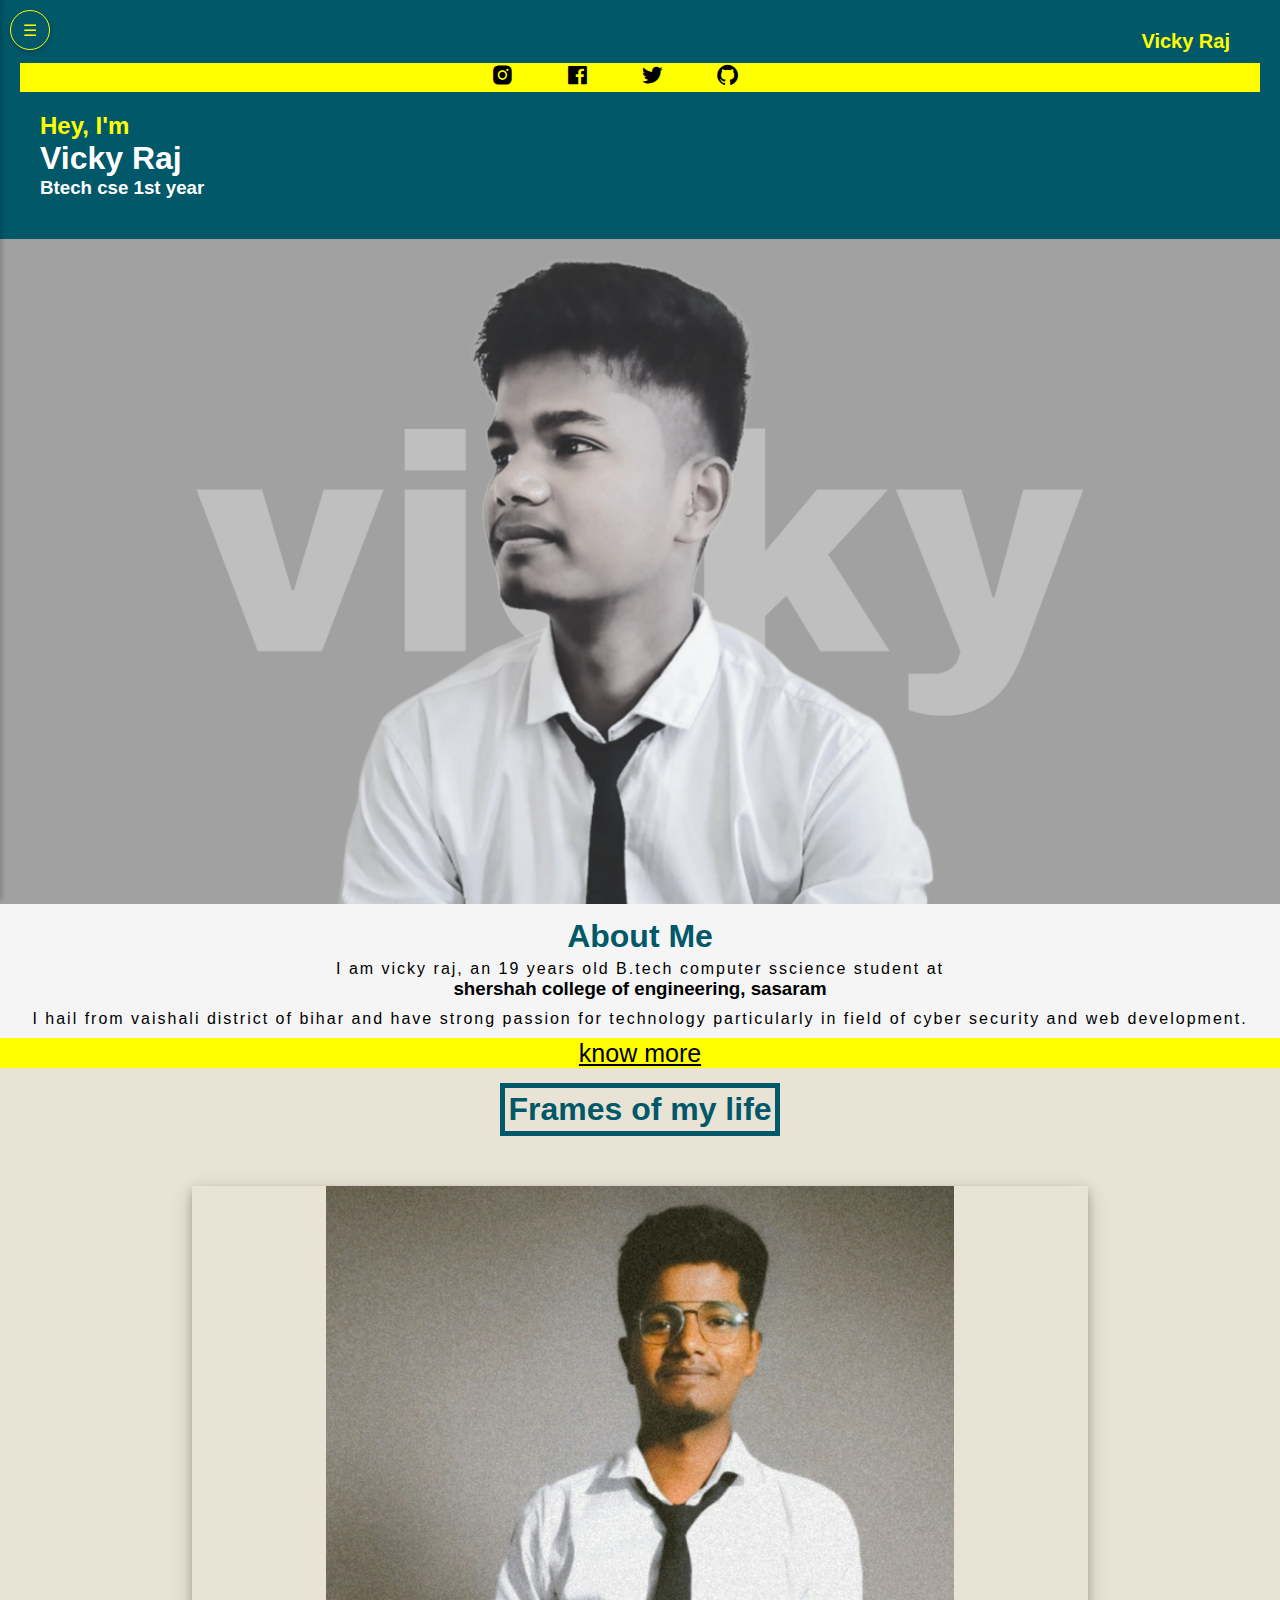
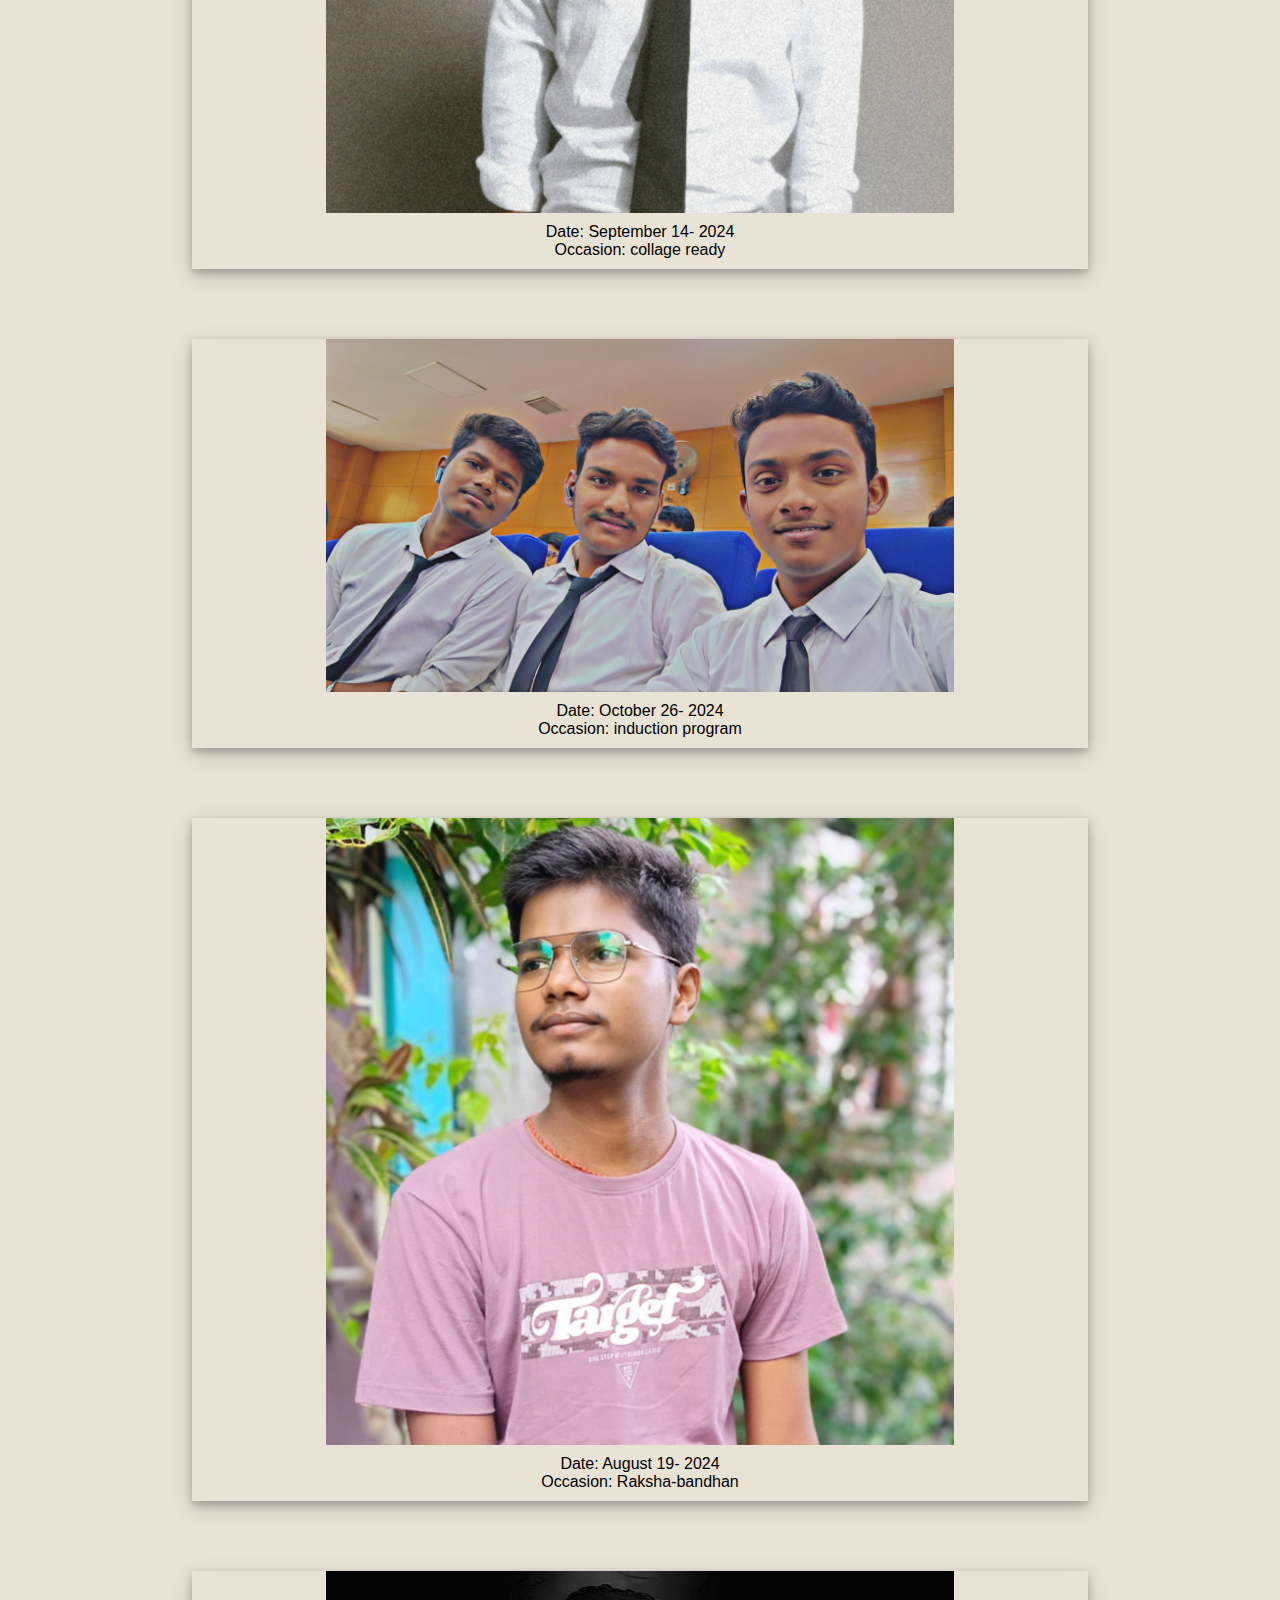
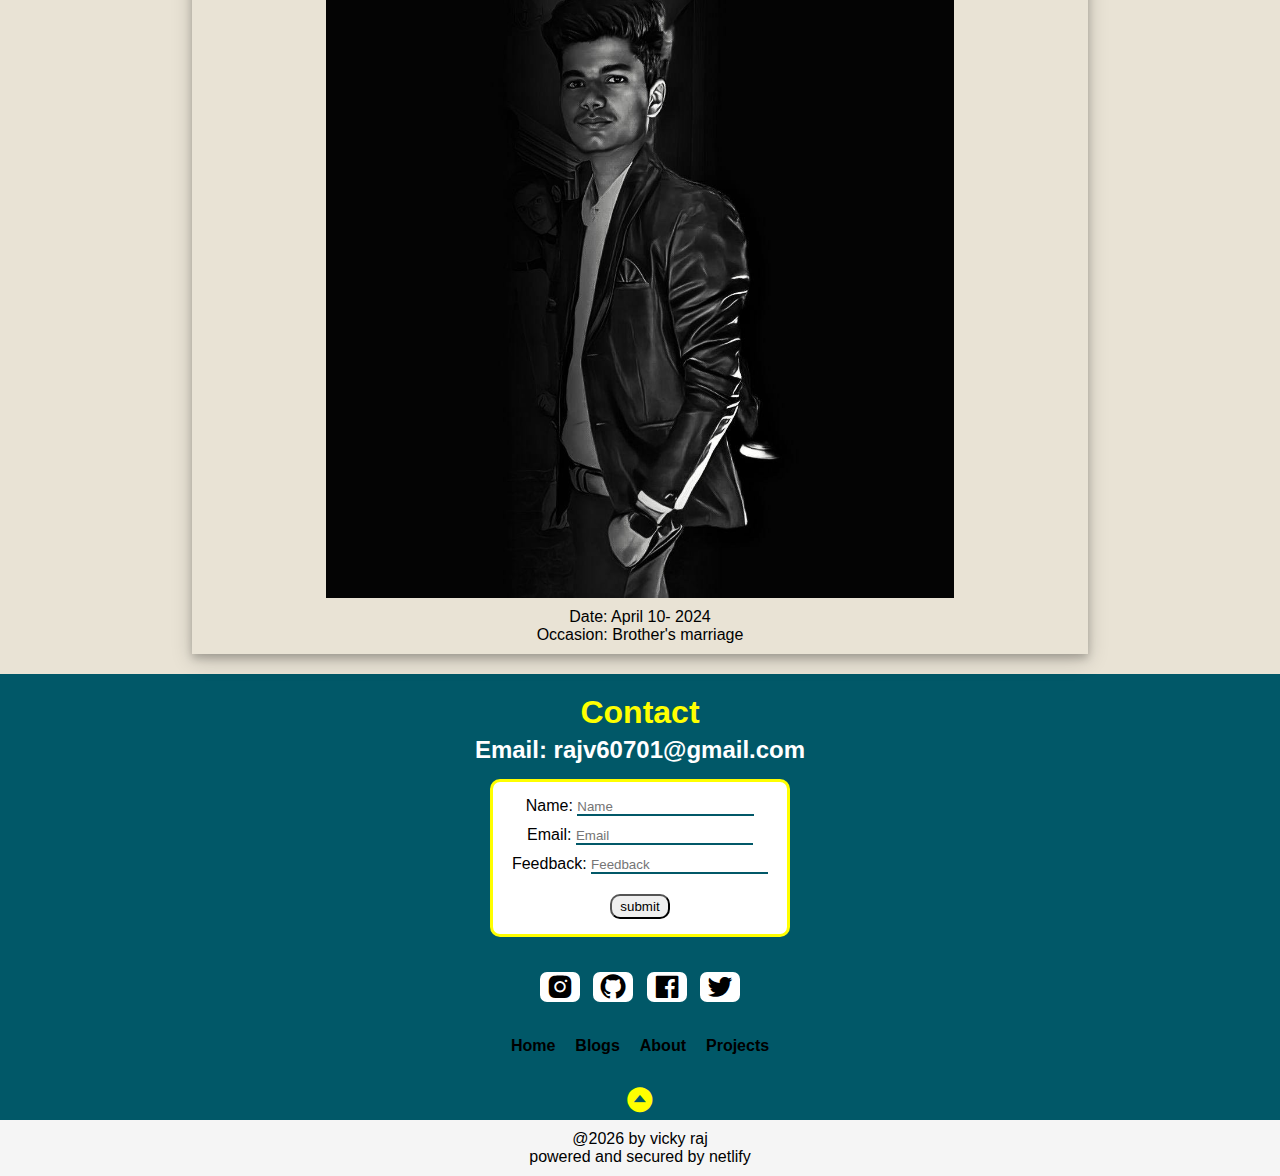
<file: index.html>
<!DOCTYPE html>
<html lang="en">
<head>
  <meta charset="UTF-8">
  <meta name="viewport" content="width=device-width, initial-scale=1.0">
  <title>Dashboard</title>
  <link rel="stylesheet" href="style.css">
  <link href='https://unpkg.com/boxicons@2.1.4/css/boxicons.min.css' rel='stylesheet'>
  <style>
    /* General styles */
    body {
      margin: 0;
      font-family: Arial, sans-serif;
      background-color: #f5f5f5;
    }

    /* Dashboard toggle checkbox (hidden) */
    #dashboard-toggle {
      display: none;
    }

    /* Dashboard toggle button */
    .dashboard-icon {
      position: fixed;
      top: 10px;
      left: 10px;
      width: 40px;
      height: 40px;
      background-color:  #015868;
      color: yellow;
      border-radius: 50%;
      display: flex;
      justify-content: center;
      align-items: center;
      cursor: pointer;
      z-index: 1000;
      box-shadow: 0 2px 5px rgba(0, 0, 0, 0.2);
      border: .5px solid yellow;
    }

    /* Dashboard panel */
    .dashboard {
      position: fixed;
      top: 0;
      left: -250px; /* Initially hidden */
      width: 250px;
      height: 100%;
      backdrop-filter: blur(5px);
      background-color: white .3;
      

      
      box-shadow: 2px 0 5px rgba(0, 0, 0, 0.2);
      overflow-y: auto;
      transition: left 0.3s ease;
      z-index: 999;
    }

    /* Show the dashboard when checkbox is checked */
    #dashboard-toggle:checked ~ .dashboard {
      left: 0; /* Slide into view */
    }

    /* Dashboard header */
    .dashboard-header {
      padding: 15px;
      background-color: #015868;
      color: white;
      text-align: center;
      font-size: 18px;
      font-weight: bold;
      position: relative;
    }

    /* Close button */
    .close-btn {
      position: absolute;
      top: 10px;
      right: 10px;
      width: 25px;
      height: 25px;
      background-color: white;
      color: #007bff;
      border-radius: 50%;
      display: flex;
      justify-content: center;
      align-items: center;
      cursor: pointer;
      font-weight: bold;
    }

    /* Hide dashboard when close button is clicked */
    #dashboard-toggle:checked ~ .dashboard .close-btn {
      display: none;
    }

    /* Dashboard content */
    .dashboard-content {
      padding-top: 20px;
      
    
      
    }

    .dashboard-content a {
      display: block;
      margin: 10px 0;
      text-decoration: none;
      color:black;
      font-weight: 600;
      width: 100%;
      height: 30px;
      font-size: 20px;
      
     
      display: flex;
      align-items: center;
      border-bottom: 2px solid black;

    }

    /* Content of the page */
    
  </style>
</head>
<body>

  <!-- Hidden checkbox for toggling -->
  <input type="checkbox" id="dashboard-toggle">

  <!-- Dashboard Icon -->
  <label for="dashboard-toggle" class="dashboard-icon">☰</label>

  <!-- Dashboard -->
  <div class="dashboard">
    <div class="dashboard-header">
      Dashboard
      <label for="dashboard-toggle" class="close-btn">×</label>
    </div>
    <div class="dashboard-content">
      <a href="#content">Home</a>
      <a href="#about">About</a>
      <a href="blogs.html">Blogs</a>
      <a href="#contact">Contact</a>
    </div>
  </div>

  <!-- Main Content -->
  <div class="content">
   <div id="content" class="heading">
    <div class="name"><h1>Vicky Raj</h1></div>
    <div class="social">
        <a href="https://www.instagram.com/vicky_razz_898/profilecard/?igsh=MTB3NnlxbW8weDNoeA=="><div class="bx bxl-instagram-alt"></div></a>
        <a href="https://www.facebook.com/profile.php?id=100016783128536"><div class="bx bxl-facebook-square"></div></a>
        <a href="https://x.com/Masterv61703841?t=TY3P24LEyrelLIn69FlSnA&s=09"><div class="bx bxl-twitter"></div></a>
        <a href="https://github.com/mas173"><div class="bx bxl-github"></div></a>

    </div>
    <div class="lowerhead">
        <h2>Hey, I'm</h2>
        <h1>Vicky Raj</h1>
        <h3>Btech cse 1st year</h3>
        
    </div>
    
   </div>
   <div class="photo">
    <img src="mainpic.jpg" alt="png">
   </div>
   <div id="about" class="about">
    <h1>About Me</h1>
    <p> I am vicky raj, an 19 years old B.tech computer sscience student at </p> <h3>shershah college of engineering, sasaram</h3>
     <p>I hail from vaishali district of bihar and have strong passion for technology particularly
      in field of cyber security and web development.
    </p>
    
   </div>
   
    <input type="checkbox" id="checking">

    <div class="button">
      
      <label for="checking"  id="down-icon">know more</label>
      
    </div>
    <div class="moreinfo">
      <h2>Academics</h2>
      <ul>
      <li>
      <h3>shershah college of engineering, sasaram</h3>
      <p>(2024-present) persuing B.tech in computer science</p>
    </li>
    <li>
     
      <h3>RN college, hajipur</h3>
      <p>completed 12th with 80% marks</p>
    </li>
<li>
  <h3>Delhi public school international, muzzafarpur</h3>
  <p>completed 10th with 90% marks </p>
</li>
    </ul>
    
    <ul>
      <li>
      <h2>skills</h2>
      <h3>HTML, CSS , JS ,REACT ,C </h3>
    </li>
      
    </ul>
      
    </div>
    
    <div class="photogallery">
      <h1>Frames of my life</h1>
      <div class="piccard"><img src="uniform.jpg" alt="png">
        <p>Date: September 14- 2024 <br>
          Occasion: collage ready
          
        </p></div>
        <div class="piccard"><img src="group.jpg" alt="png">
          <p>Date: October 26- 2024 <br>
            Occasion: induction program
            
          </p></div>
      <div class="piccard"><img src="casual.jpg" alt="png">
      <p>Date: August 19- 2024 <br>
        Occasion: Raksha-bandhan
        
      </p></div>
      
      <div class="piccard"><img src="black.jpg" alt="png">
        <p>Date: April 10- 2024 <br>
          Occasion: Brother's marriage
          
        </p></div>
      

    </div>
    <div id="contact" class="contact">
      <h1>Contact</h1>
      <h2>Email: rajv60701@gmail.com</h2>
      <div class="form">
        <form  name="netlify" netlify>
         <p> 
          Name:<label>
          <input name="name" id="name" type="text" placeholder="Name">
        </p>

         <p>Email: 
          <label  ><input name="email"  id="email" type="email" placeholder="Email"></label>
         </p>
         <p>Feedback:  <label ><input name="feedback" id="feed" type="text" placeholder="Feedback"></label></p>
         <p> <button type="submit" id="button">submit</button></p>
        </form>

      </div>
      <div class="socialmedia">
        <a href="https://www.instagram.com/vicky_razz_898/profilecard/?igsh=MTB3NnlxbW8weDNoeA=="><div id="sm" class="bx bxl-instagram-alt"></div></a>
        <a href="https://github.com/mas173"><div id="sm" class="bx bxl-github"></div></a>
        <a href="https://www.facebook.com/profile.php?id=100016783128536"><div id="sm" class="bx bxl-facebook-square"></div></a>
        <a href="https://x.com/Masterv61703841?t=TY3P24LEyrelLIn69FlSnA&s=09"><div id="sm" class="bx bxl-twitter"></div></a>
       
      </div>
      <div class="footer">
        <div class="footermenu">
         <a href="index.html"> <h4>Home</h4></a>
          <a href="blogs.html"><h4>Blogs</h4></a>
          <a href="#about"><h4>About</h4></a>
          <a href="blogs.html"><h4>Projects</h4></a>
        </div>
      </div>
     <div class="top">
      <a href="index.html"><div class="bx bxs-caret-up-circle"><p></p></div></a>
     </div>

    </div>
    <div class="copyright">
      <p>@2026 by vicky raj</p>
      <p>powered and secured by netlify</p>


    </div>
     </div>

</body>
</html>
</file>
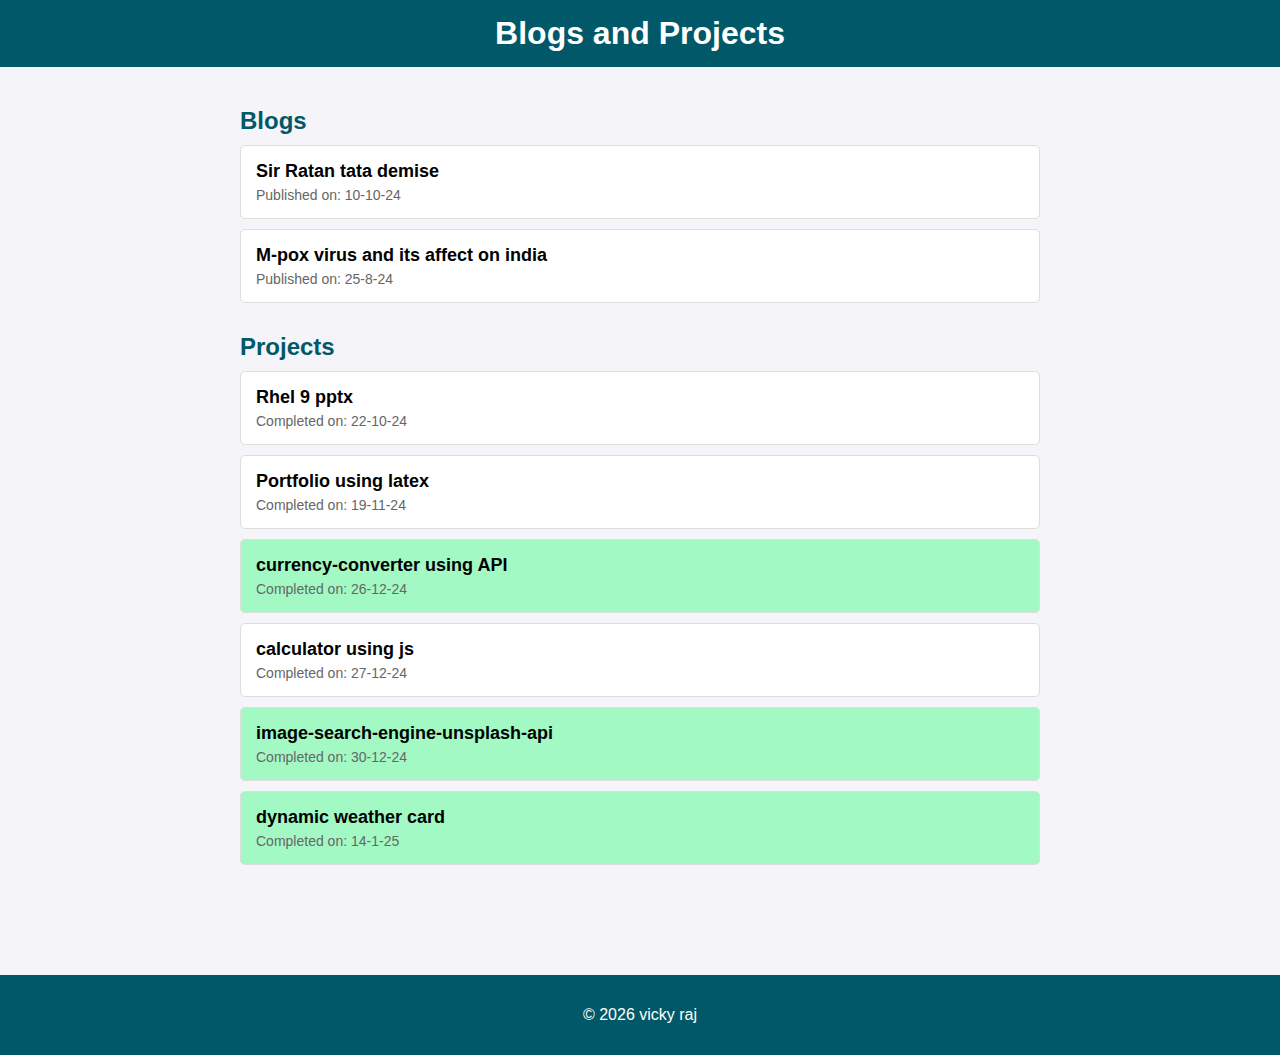
<file: blogs.html>
<!DOCTYPE html>
<html lang="en">
<head>
    <meta charset="UTF-8">
    <meta name="viewport" content="width=device-width, initial-scale=1.0">
    <title>Blogs and Projects</title>
    <style>
        body {
            font-family: Arial, sans-serif;
            margin: 0;
            padding: 0;
            background-color: #f4f4f9;
        }

        header {
            background-color: #015868;
            color: white;
            padding: 15px;
            text-align: center;
        }

        h1 {
            margin: 0;
        }

        .container {
            padding: 20px;
            max-width: 800px;
            margin: auto;
        }

        .section {
            margin-bottom: 30px;
        }

        .section h2 {
            margin-bottom: 10px;
            color:  #015868;
        }

        .item {
            background: white;
            border: 1px solid #ddd;
            border-radius: 5px;
            padding: 15px;
            margin-bottom: 10px;
            transition: transform 0.3s, box-shadow 0.3s;
        }

        .item:hover {
            transform: scale(1.02);
            box-shadow: 0 4px 10px rgba(0, 0, 0, 0.1);
        }


        .item-title {
            font-size: 18px;
            font-weight: bold;
            margin: 0 0 5px;
        }

        .item-date {
            font-size: 14px;
            color: #666;
            margin: 0;
        }

        footer {
            text-align: center;
            padding: 15px;
            background-color:  #015868;
            color: white;
            margin-top: 60px;
        }

        .item p a{
            text-decoration: none;
            color: black;
        }

        #curr{
            background-color: rgb(162, 249, 195);
        }
    </style>
</head>
<body>
    <header>
        <h1>Blogs and Projects</h1>
    </header>

    <div class="container">
        <!-- Blogs Section -->
        <div class="section">
            <h2>Blogs</h2>
            <div class="item">
                <p class="item-title"><a href="sir.ratan.tata.html"> Sir Ratan tata demise</a></p>
                <p class="item-date">Published on: 10-10-24</p>
            </div>
            <div class="item">
                <p class="item-title"><a href="mpox.html">M-pox virus and its affect on india</a></p>
                <p class="item-date">Published on: 25-8-24</p>
            </div>
          <!--  <div class="item">
                <p class="item-title">Getting Started with Cybersecurity</p>
                <p class="item-date">Published on: 2024-03-10</p>
            </div> -->
        </div>

        <!-- Projects Section -->
        <div class="section">
            <h2>Projects</h2>
            <div class="item">
                <p class="item-title"><a href="RHEL 9.pdf">Rhel 9 pptx</a></p>
                <p class="item-date">Completed on: 22-10-24</p>
            </div>
            <div class="item">
                <p class="item-title"><a href="portfolio.tex.zip">Portfolio using latex</a></p>
                <p class="item-date">Completed on: 19-11-24</p>
            </div>

            <div  class="item" id="curr">
                <p class="item-title"><a href="https://mas173.github.io/currency-converter/">currency-converter using API</a></p>
                <p class="item-date">Completed on: 26-12-24</p>
            </div>

            <div  class="item" id="calc">
                <p class="item-title"><a href=" https://mas173.github.io/calculator-using-js/">calculator using js</a></p>
                <p class="item-date">Completed on: 27-12-24</p>
            </div>

            <div  class="item" id="curr">
                <p class="item-title"><a href="https://mas173.github.io/image-search-engine-unsplash-api/">image-search-engine-unsplash-api</a></p>
                <p class="item-date">Completed on: 30-12-24</p>
            </div>

              <div  class="item" id="curr">
                <p class="item-title"><a href="https://mas173.github.io/weather-card/">dynamic weather card</a></p>
                <p class="item-date">Completed on: 14-1-25</p>
            </div>

            
        </div>
    </div>

    <footer>
        <p>&copy; 2026 vicky raj</p>
    </footer>
</body>
</html>
</file>
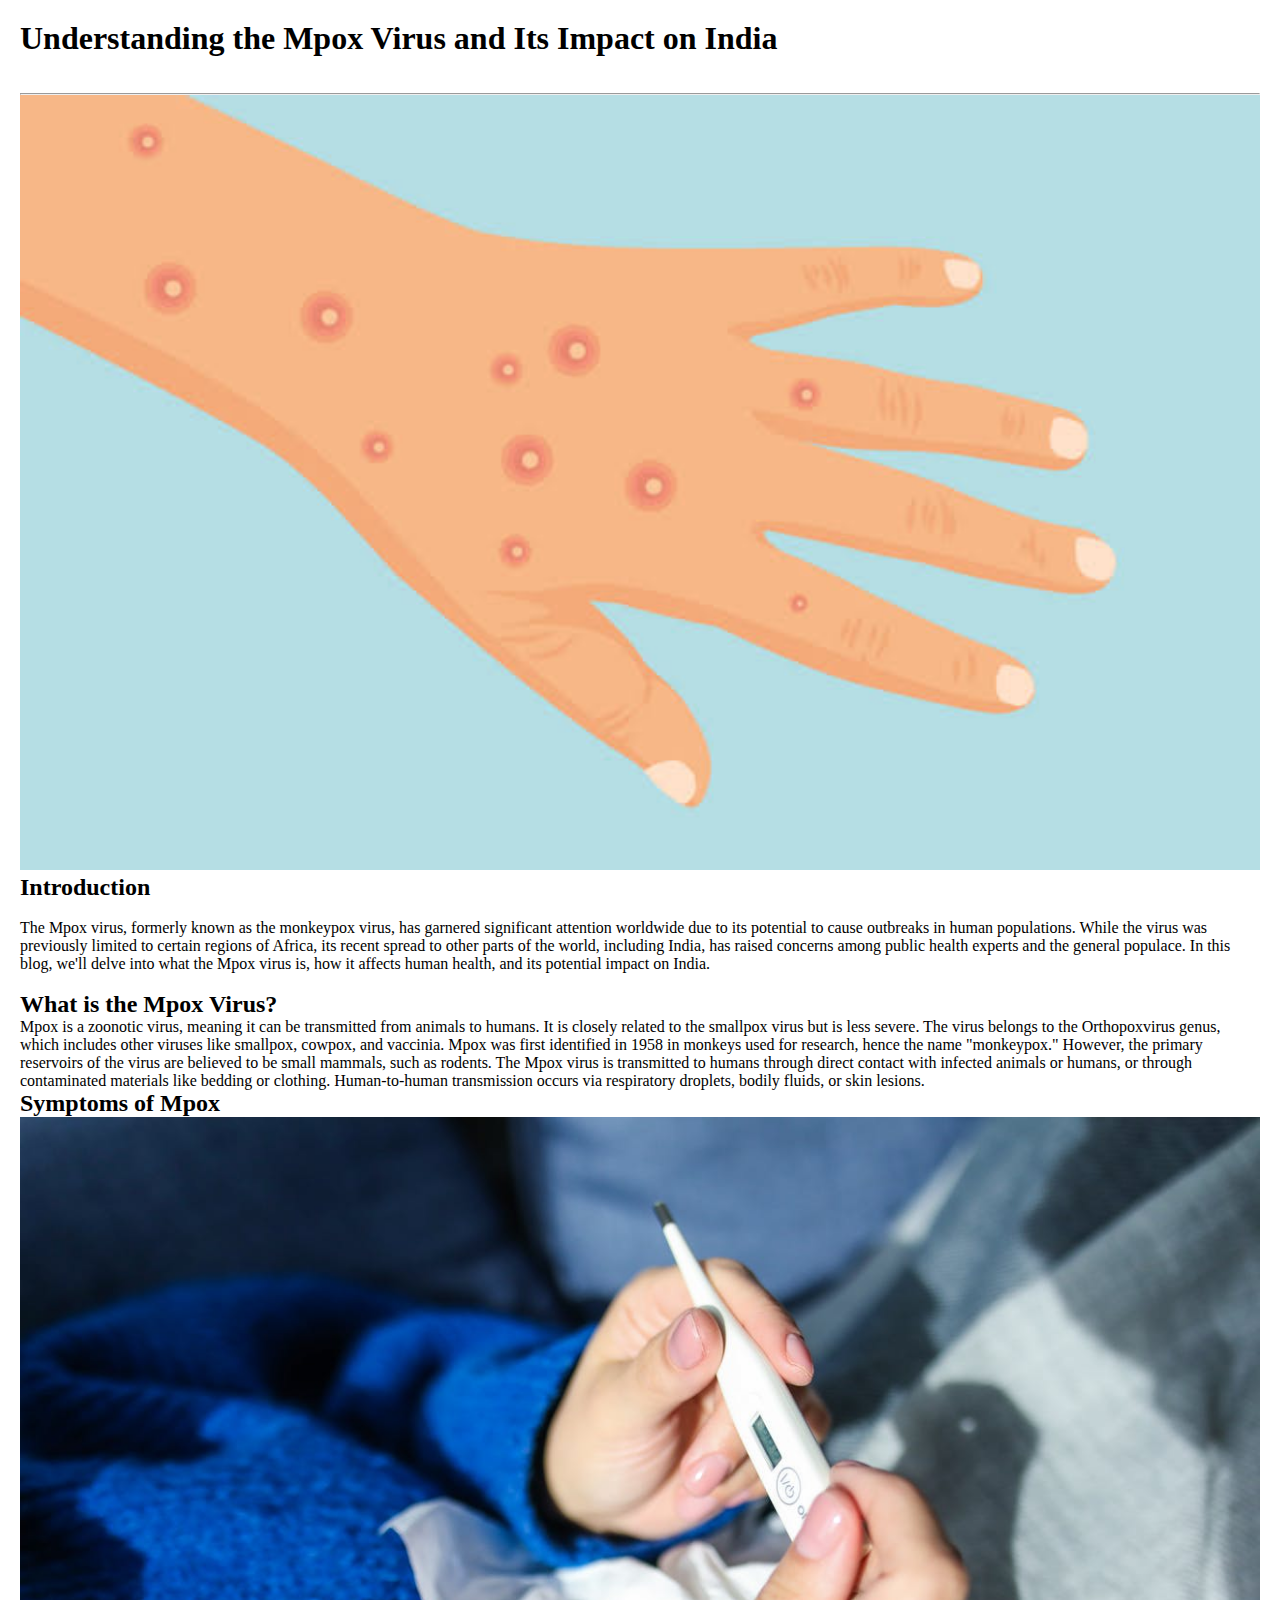
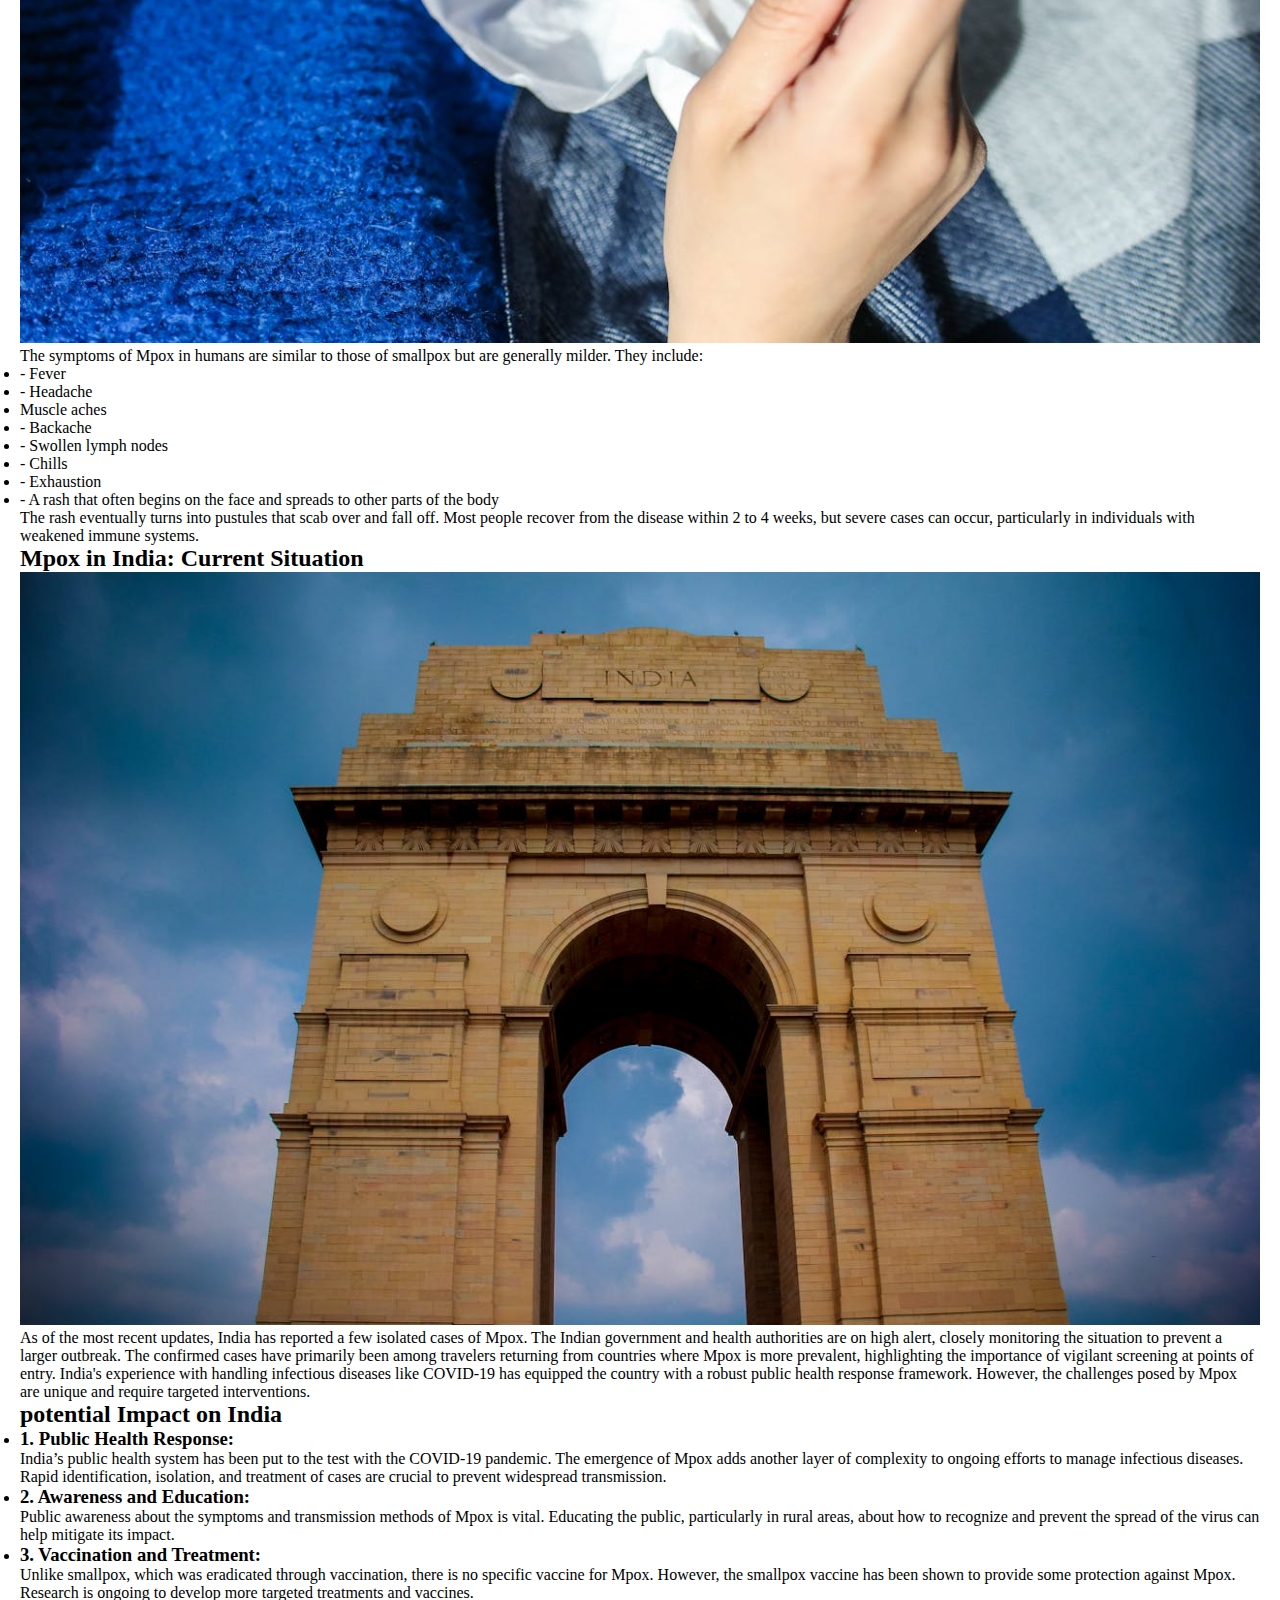
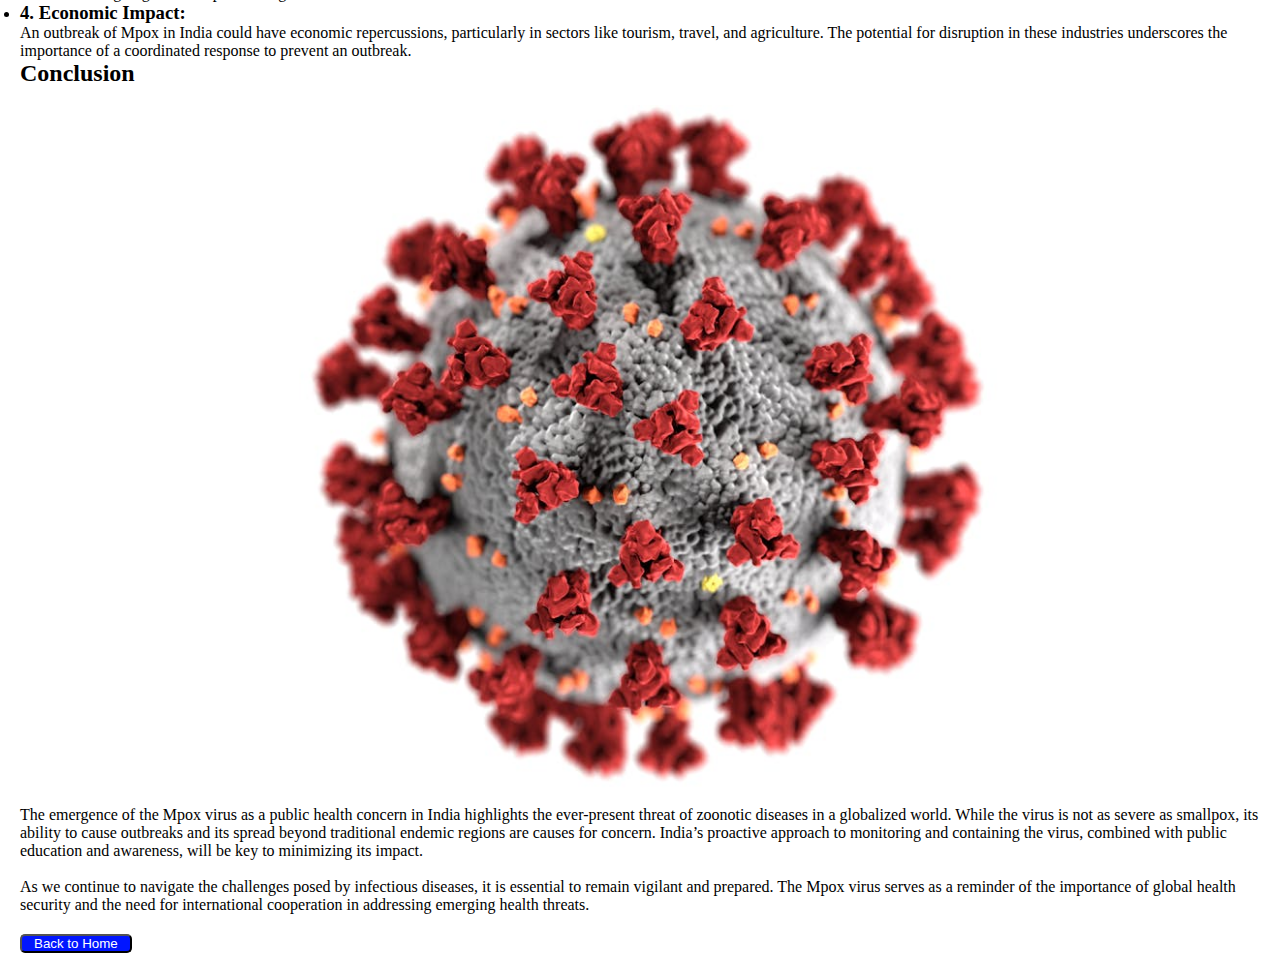
<file: mpox.html>
<!DOCTYPE html>
<html>

<head>
  <meta charset="UTF-8">
  <meta name="viewport" content="width=device-width, initial-scale=1">
  <title>mpox</title>
  <style>
  *{margin: 0;
    padding: 0;
  }
  
  body{
    padding: 20px;
  }
    
    img{
      width: 100%;
    }
    
    button a{padding: 12px;
    text-decoration: none;
    color: white;
    
      
    }
    button{
      margin-top: 20px;
      background: #0116FF;
      border-radius: 5px;
      
    }
  </style>
</head>

<body>
 <h1> Understanding the Mpox Virus and Its Impact on India</h1>
 <br>
 <br>
 <hr>
<div class="photo">
  <img src="images (1).jpeg" alt="png" />
  
</div>
<h2>Introduction </h2>
<br>

<p>The Mpox virus, formerly known as the monkeypox virus, has garnered significant attention worldwide due to its potential to cause outbreaks in human populations. While the virus was previously limited to certain regions of Africa, its recent spread to other parts of the world, including India, has raised concerns among public health experts and the general populace. In this blog, we'll delve into what the Mpox virus is, how it affects human health, and its potential impact on India.</p><br>

<h2> What is the Mpox Virus?</h2>

<p>Mpox is a zoonotic virus, meaning it can be transmitted from animals to humans. It is closely related to the smallpox virus but is less severe. The virus belongs to the Orthopoxvirus genus, which includes other viruses like smallpox, cowpox, and vaccinia. Mpox was first identified in 1958 in monkeys used for research, hence the name "monkeypox." However, the primary reservoirs of the virus are believed to be small mammals, such as rodents.

The Mpox virus is transmitted to humans through direct contact with infected animals or humans, or through contaminated materials like bedding or clothing. Human-to-human transmission occurs via respiratory droplets, bodily fluids, or skin lesions.</p>

<h2>Symptoms of Mpox</h2>
<div class="photo">
 
  <img src="pexels-polina-tankilevitch-3873188.jpg" alt="png">
  
</div>

<p>The symptoms of Mpox in humans are similar to those of smallpox but are generally milder. They include:
<ul>
  <li>- Fever</li>
<li>- Headache</li>
<li> Muscle aches</li>
<li>- Backache</li>
<li>- Swollen lymph nodes</li>
<li>- Chills</li>
<li>- Exhaustion</li>
<li>- A rash that often begins on the face and spreads to other parts of the body</li>
</ul></p>
<p>
The rash eventually turns into pustules that scab over and fall off. Most people recover from the disease within 2 to 4 weeks, but severe cases can occur, particularly in individuals with weakened immune systems.</p>

<h2> Mpox in India: Current Situation</h2>

<div class="photo">
 
  <img src="pexels-asifmethar-789750.jpg" alt="png">
  


<p>As of the most recent updates, India has reported a few isolated cases of Mpox. The Indian government and health authorities are on high alert, closely monitoring the situation to prevent a larger outbreak. The confirmed cases have primarily been among travelers returning from countries where Mpox is more prevalent, highlighting the importance of vigilant screening at points of entry.

India's experience with handling infectious diseases like COVID-19 has equipped the country with a robust public health response framework. However, the challenges posed by Mpox are unique and require targeted interventions.</p>

<h2>potential Impact on India</h2>

<ul>
  <li> <h3>1. Public Health Response:</h3> India’s public health system has been put to the test with the COVID-19 pandemic. The emergence of Mpox adds another layer of complexity to ongoing efforts to manage infectious diseases. Rapid identification, isolation, and treatment of cases are crucial to prevent widespread transmission.
</li>

<li> <h3> 2. Awareness and Education:</h3> Public awareness about the symptoms and transmission methods of Mpox is vital. Educating the public, particularly in rural areas, about how to recognize and prevent the spread of the virus can help mitigate its impact.</h3>
</li>
<li> <h3>3. Vaccination and Treatment:</h3> Unlike smallpox, which was eradicated through vaccination, there is no specific vaccine for Mpox. However, the smallpox vaccine has been shown to provide some protection against Mpox. Research is ongoing to develop more targeted treatments and vaccines.</li>

<li> <h3>4. Economic Impact:</h3> An outbreak of Mpox in India could have economic repercussions, particularly in sectors like tourism, travel, and agriculture. The potential for disruption in these industries underscores the importance of a coordinated response to prevent an outbreak.</li>
</ul>

<h2> Conclusion </h2>
<br>
<div class="photo">
 
  <img src="pexels-cdc-library-3992933.jpg" alt="png">
  

<p>The emergence of the Mpox virus as a public health concern in India highlights the ever-present threat of zoonotic diseases in a globalized world. While the virus is not as severe as smallpox, its ability to cause outbreaks and its spread beyond traditional endemic regions are causes for concern. India’s proactive approach to monitoring and containing the virus, combined with public education and awareness, will be key to minimizing its impact.
<br>
<br>

As we continue to navigate the challenges posed by infectious diseases, it is essential to remain vigilant and prepared. The Mpox virus serves as a reminder of the importance of global health security and the need for international cooperation in addressing emerging health threats.</p>

<div class="back">
  <button>
    <a href="index.html">Back to Home</a>
  </button>
  
</div>
  

</body>

</html>
</file>
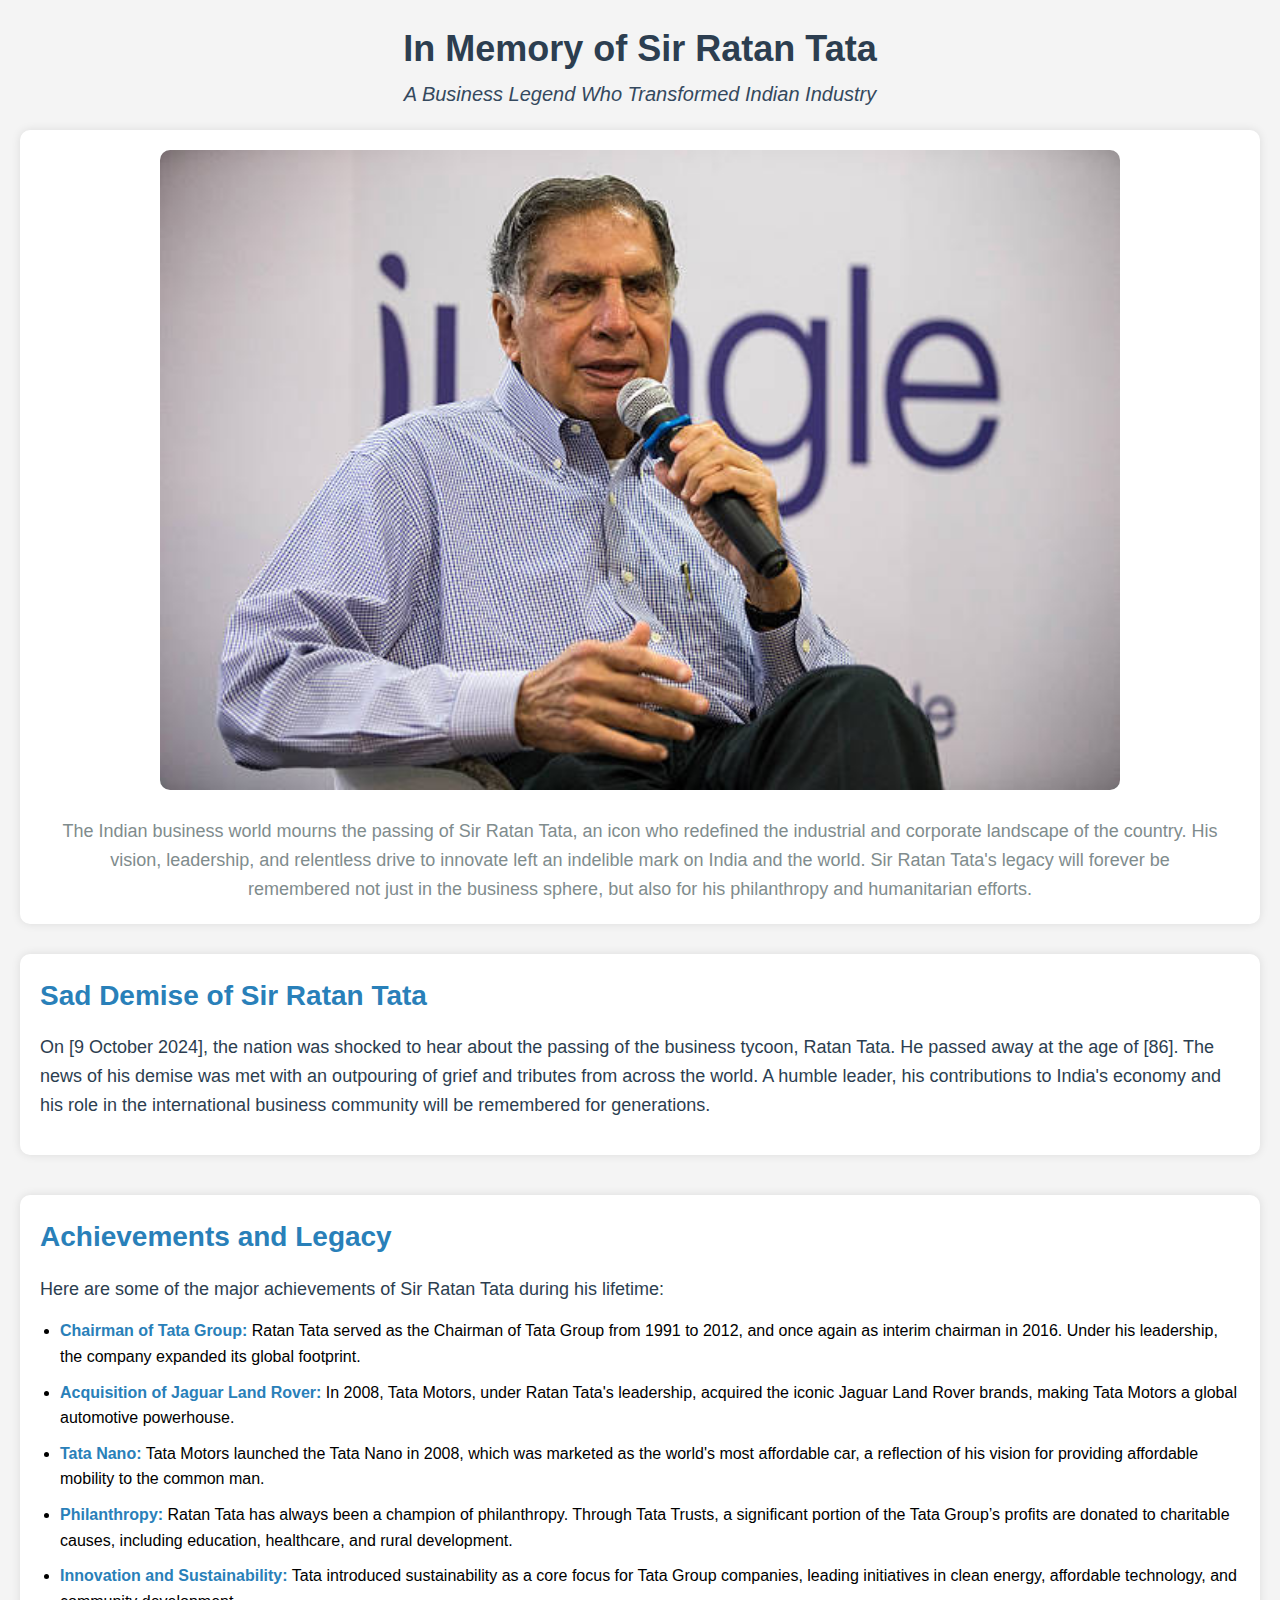
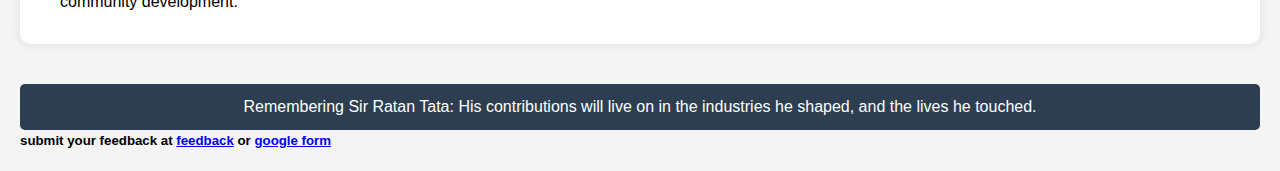
<file: sir.ratan.tata.html>
<!DOCTYPE html>
<html>

<head>
  <meta charset="UTF-8">
  <meta name="viewport" content="width=device-width, initial-scale=1">
  <title>sir ratan tata</title>
  <style>
    /* Resetting margins and padding */
*{
    margin: 0;
    padding: 0;
    box-sizing: border-box;
}

body {
    font-family: Arial, sans-serif;
    line-height: 1.6;
    background-color: #f4f4f4;
    padding: 20px;
}

header {
    text-align: center;
    margin-bottom: 20px;
}

h1 {
    font-size: 36px;
    color: #2c3e50;
    font-weight: bold;
}

.sub-header {
    font-size: 20px;
    color: #34495e;
    font-style: italic;
    margin-bottom: 10px;
}

.intro {
    text-align: center;
    margin-bottom: 30px;
}

.hero-img {
    width: 80%;
    border-radius: 10px;
    margin-bottom: 20px;
}

.intro p {
    font-size: 18px;
    color: #7f8c8d;
    padding: 0 20px;
}

section {
    background-color: #fff;
    padding: 20px;
    margin-bottom: 20px;
    border-radius: 10px;
    box-shadow: 0px 0px 10px rgba(0, 0, 0, 0.1);
}

h2 {
    font-size: 28px;
    color: #2980b9;
    margin-bottom: 15px;
}

.death-announcement, .achievements {
    margin-bottom: 40px;
}

.death-announcement p, .achievements p {
    font-size: 18px;
    color: #2c3e50;
    margin-bottom: 15px;
}

.achievements ul {
    list-style: disc;
    padding-left: 20px;
}

.achievements li {
    margin-bottom: 10px;
}

.achievements li strong {
    color: #2980b9;
    font-weight: bold;
}

footer {
    text-align: center;
    padding: 10px;
    background-color: #2c3e50;
    color: #fff;
    border-radius: 5px;
}

footer p {
    font-size: 16px;
}
  </style>
</head>

<body>

    <header>
        <h1>In Memory of Sir Ratan Tata</h1>
        <p class="sub-header">A Business Legend Who Transformed Indian Industry</p>
    </header>

    <section class="intro">
        <img src="ratantata.jpg" alt="Ratan Tata" class="hero-img">
        <p>
            The Indian business world mourns the passing of Sir Ratan Tata, an icon who redefined the industrial and corporate landscape of the country. 
            His vision, leadership, and relentless drive to innovate left an indelible mark on India and the world. 
            Sir Ratan Tata's legacy will forever be remembered not just in the business sphere, but also for his philanthropy and humanitarian efforts.
        </p>
    </section>

    <section class="death-announcement">
        <h2>Sad Demise of Sir Ratan Tata</h2>
        <p>
            On [9 October 2024], the nation was shocked to hear about the passing of the business tycoon, Ratan Tata. He passed away at the age of [86]. 
            The news of his demise was met with an outpouring of grief and tributes from across the world. 
            A humble leader, his contributions to India's economy and his role in the international business community will be remembered for generations.
        </p>
    </section>

    <section class="achievements">
        <h2>Achievements and Legacy</h2>
        <p>Here are some of the major achievements of Sir Ratan Tata during his lifetime:</p>
        <ul>
            <li><strong>Chairman of Tata Group:</strong> Ratan Tata served as the Chairman of Tata Group from 1991 to 2012, and once again as interim chairman in 2016. Under his leadership, the company expanded its global footprint.</li>
            <li><strong>Acquisition of Jaguar Land Rover:</strong> In 2008, Tata Motors, under Ratan Tata's leadership, acquired the iconic Jaguar Land Rover brands, making Tata Motors a global automotive powerhouse.</li>
            <li><strong>Tata Nano:</strong> Tata Motors launched the Tata Nano in 2008, which was marketed as the world's most affordable car, a reflection of his vision for providing affordable mobility to the common man.</li>
            <li><strong>Philanthropy:</strong> Ratan Tata has always been a champion of philanthropy. Through Tata Trusts, a significant portion of the Tata Group’s profits are donated to charitable causes, including education, healthcare, and rural development.</li>
            <li><strong>Innovation and Sustainability:</strong> Tata introduced sustainability as a core focus for Tata Group companies, leading initiatives in clean energy, affordable technology, and community development.</li>
        </ul>
    </section>

    <footer>
        <p>Remembering Sir Ratan Tata: His contributions will live on in the industries he shaped, and the lives he touched.</p>
    </footer>
    
    
    <h5>submit your feedback at <a href="#social">feedback</a> or  <a href="https://forms.gle/rLxxRjsyRb7bQYkR8">google form</a></h5>
</body>
</html>

</body>

</html>
</file>
<file: style.css>
*{
    margin: 0;
    padding: 0;
    box-sizing: border-box;
}
.heading{
    width: 100%;
    min-height: 100px;
    height: auto;
    background-color: #015868;
    padding: 20px;
}

.name{
    
    text-align: right;
    padding-right: 30px;
    padding-top: 10px;
}
.name h1{
    font-size:20px ;
    color: yellow;
}
.social{
    width: 100%;
    background-color: yellow;
    margin-top:10px;
    height: fit-content;
    
    display: flex;
    justify-content: center;
    align-items: center;
    
}
.social a{
    font-size:25px ;
  margin-right: 50px;
    color: black;
}

.lowerhead{
    padding: 20px;
    
}
.lowerhead h2{
    color: yellow;
}
.lowerhead h1,h3{
    padding-top: px;
    color: white;
}


.photo{
    box-shadow: 20px solid black;
    width: 100%;
    height: auto;
}
.photo img{
    max-width: 100%;
    height:auto;
   

    
}
.about{
    width: 100%;
    height: auto;
 padding: 10px;
    text-align: center;
}

.about p{
    letter-spacing: 2px;
    padding-top: 5px;
}

.about h3{
    color: black;
    margin-bottom: 5px;
}
.about h1{
    color: #015868;
}
 .moreinfo {
 width: 100%;
 height: 5px;
 background-color: #015868;
    display: none;
    transition:  left .4s ease;
    z-index: 999;
    padding: 20px;
    text-align: center;
}



  #checking:checked ~ .moreinfo{
height: auto;
transition: .4s ease;
    
display: block;
 }
 
.button {
    display: flex;
    align-items: center;
    justify-content: center;
    width: 100%;
    height: 30px;
    background-color: yellow;
}
#down-icon{
    font-size: 25px;
    
    cursor: pointer;
   

}
#checking{
    display: none;
}
ul li{
    list-style: none;
    margin-top: 10px;
}
.photogallery{
    width: auto;
    height: auto;
    
    display: flex;
    align-items: center;
justify-content: center;
flex-direction:column;
background-color: #E9E3D5;
}

.photogallery h1{
    margin-top: 15px;
    color: #015868;
    font-style: bold;
    border: 5px solid #015868;
    padding: 3px;

}
.piccard{
    width: 70%;
    height: auto;
    margin-top: 50px;
   
    
    display: flex;
    align-items: center;
    flex-direction: column;
    justify-content: center;
    box-shadow: 0 4px 8px 0 rgba(0, 0, 0, 0.2), 0 6px 20px 0 rgba(0, 0, 0, 0.19);
  text-align: center;
  margin-bottom: 20px;
  
  

 

}
.piccard img:hover{
    width: 75%;
    
    

    
    border-radius: 10px;
}
.piccard img{
    width: 70%;
    height: auto;
    transition: all ease-in-out 0.5s;
}

.piccard  p{
padding-top: 10px;
padding-bottom: 10px;

}
.contact{
    padding-top: 20px;
    display: flex;
    align-items: center;
    justify-content: center;
    flex-direction: column;
    background-color: #015868;

}

.contact h1{
    color: yellow;
}
.contact h2{
    color: white;
    margin-top: 5px;
}

.form form{
    display: flex;
    align-items: center;
    justify-content: center;
    flex-direction: column;
}
 form label{
    margin-top: 10px;
    

 }
 .form{
    background-color:white;
    width: 300px;
    height: auto;
    border-radius: 10px;
    border: 3px solid yellow; 
    margin-top: 15px;
    margin-bottom: 15px;
    padding: 10px;
    box-shadow: inset 4px solid #015868;
    
 }
 .form p{
    margin: 5px;
 }

 #name{
    outline: none;
    border: none;
    border-bottom: 2px solid #015868;
    
 }

 #email{
    
    outline: none;
    border: none;
    border-bottom: 2px solid #015868;
    
 }



#feed{
    outline: none;
    border: none;
    border-bottom: 2px solid #015868;
    
 }

 form button{
    margin-top: 10px;
    width: 60px;
    height: 25px;
    border-radius: 10px;
    
    transition: .3s ease;
    padding: ;
    
    
 }
 form button:hover{
    width: 200px;
    background: linear-gradient(#015868, white);
    font-weight: 600;

 }
 .socialmedia a{
    font-size: 30px;
    color: black;

    
    
   
 }

#sm{
    width: 40px;
    border-radius: 7px;
    text-align: center;
    
    background-color: white;
}
.socialmedia{
    width: 200px;
    max-width: 800px;
    margin-top: 20px;
    display: flex;
    align-items: center;
    justify-content:space-between ;
}
.footermenu{
    width:  100%px;
    display: flex;
    justify-content: space-between;
    align-items: center;
    margin: 20px;
    

}
.footermenu a{

    text-decoration: none;
    color: black;
    transition: .5s ease;
    padding: 10px;
    transition: all ease-in-out .4s;
}
.footermenu a:hover{
    width: 80px;
    height: auto;
    background-color: yellow;
    text-align: center;
    border-radius: 5px;
    
}
.copyright{
    text-align: center;
    margin-top: 10px;
    margin-bottom: 10PX;
   
}
.copyright p{
    padding-top: 30x;
}
.top a{
    border-radius: 10px;
    text-decoration: none;
    color: yellow;
    font-size: 30px;
    

   
}
#down-icon{
    text-decoration: underline;
}
.top{
   
}
</file>
